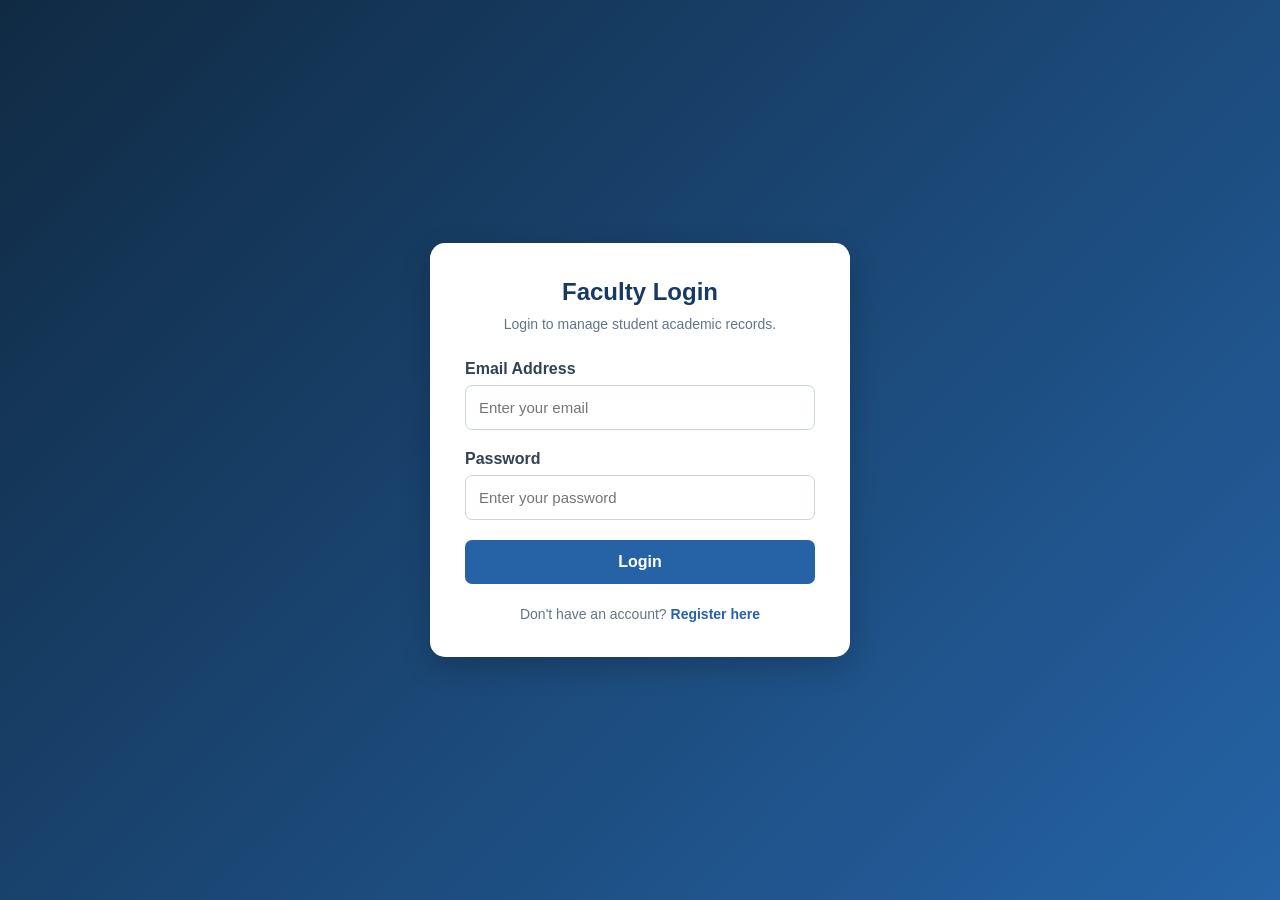
<file: public/faculty-login.html>
<!DOCTYPE html>
<html lang="en">

<head>
    <meta charset="UTF-8">
    <meta name="viewport" content="width=device-width, initial-scale=1.0">
    <title>Faculty Login</title>

    <style>
        * {
            box-sizing: border-box;
            margin: 0;
            padding: 0;
            font-family: Arial, sans-serif;
        }

        body {
            min-height: 100vh;
            display: flex;
            justify-content: center;
            align-items: center;
            background: linear-gradient(135deg, #102a43, #2563a6);
            padding: 20px;
        }

        .login-card {
            width: 100%;
            max-width: 420px;
            background: white;
            padding: 35px;
            border-radius: 15px;
            box-shadow: 0 10px 30px rgba(0, 0, 0, 0.2);
        }

        h2 {
            text-align: center;
            color: #163a63;
            margin-bottom: 10px;
        }

        .subtitle {
            text-align: center;
            color: #64748b;
            margin-bottom: 28px;
            font-size: 14px;
        }

        label {
            display: block;
            margin-bottom: 7px;
            font-weight: bold;
            color: #334155;
        }

        input {
            width: 100%;
            padding: 13px;
            border: 1px solid #cbd5e1;
            border-radius: 7px;
            margin-bottom: 20px;
            font-size: 15px;
        }

        input:focus {
            outline: none;
            border-color: #2563a6;
        }

        button {
            width: 100%;
            padding: 13px;
            background: #2563a6;
            color: white;
            border: none;
            border-radius: 7px;
            font-size: 16px;
            font-weight: bold;
            cursor: pointer;
        }

        button:hover {
            background: #163a63;
        }

        button:disabled {
            opacity: 0.6;
            cursor: not-allowed;
        }

        #message {
            margin-top: 15px;
            text-align: center;
            font-size: 14px;
        }

        .register-link {
            text-align: center;
            margin-top: 22px;
            color: #64748b;
            font-size: 14px;
        }

        .register-link a {
            color: #2563a6;
            font-weight: bold;
            text-decoration: none;
        }
    </style>
</head>

<body>

    <div class="login-card">

        <h2>Faculty Login</h2>

        <p class="subtitle">
            Login to manage student academic records.
        </p>

        <form id="loginForm">

            <label for="email">Email Address</label>
            <input
                type="email"
                id="email"
                placeholder="Enter your email"
                required
            >

            <label for="password">Password</label>
            <input
                type="password"
                id="password"
                placeholder="Enter your password"
                required
            >

            <button type="submit" id="loginButton">
                Login
            </button>

        </form>

        <p id="message"></p>

        <div class="register-link">
            Don't have an account?
            <a href="faculty-register.html">Register here</a>
        </div>

    </div>

    <script>
        const loginForm = document.getElementById("loginForm");
        const message = document.getElementById("message");
        const loginButton = document.getElementById("loginButton");

        loginForm.addEventListener("submit", async function(event) {

            event.preventDefault();

            const email = document.getElementById("email").value.trim();
            const password = document.getElementById("password").value;

            loginButton.disabled = true;
            loginButton.textContent = "Logging in...";

            try {

                const response = await fetch("/api/faculty/login", {
                    method: "POST",
                    headers: {
                        "Content-Type": "application/json"
                    },
                    body: JSON.stringify({
                        email: email,
                        password: password
                    })
                });

                const result = await response.json();

                if (!response.ok) {
                    throw new Error(
                        result.error || "Invalid email or password."
                    );
                }

                message.style.color = "green";
                message.textContent = "Login successful!";

                setTimeout(function() {
                    window.location.href = "index.html";
                }, 1000);

            } catch (error) {

                message.style.color = "red";
                message.textContent = error.message;

            } finally {

                loginButton.disabled = false;
                loginButton.textContent = "Login";

            }

        });
    </script>

</body>
</html>
</file>
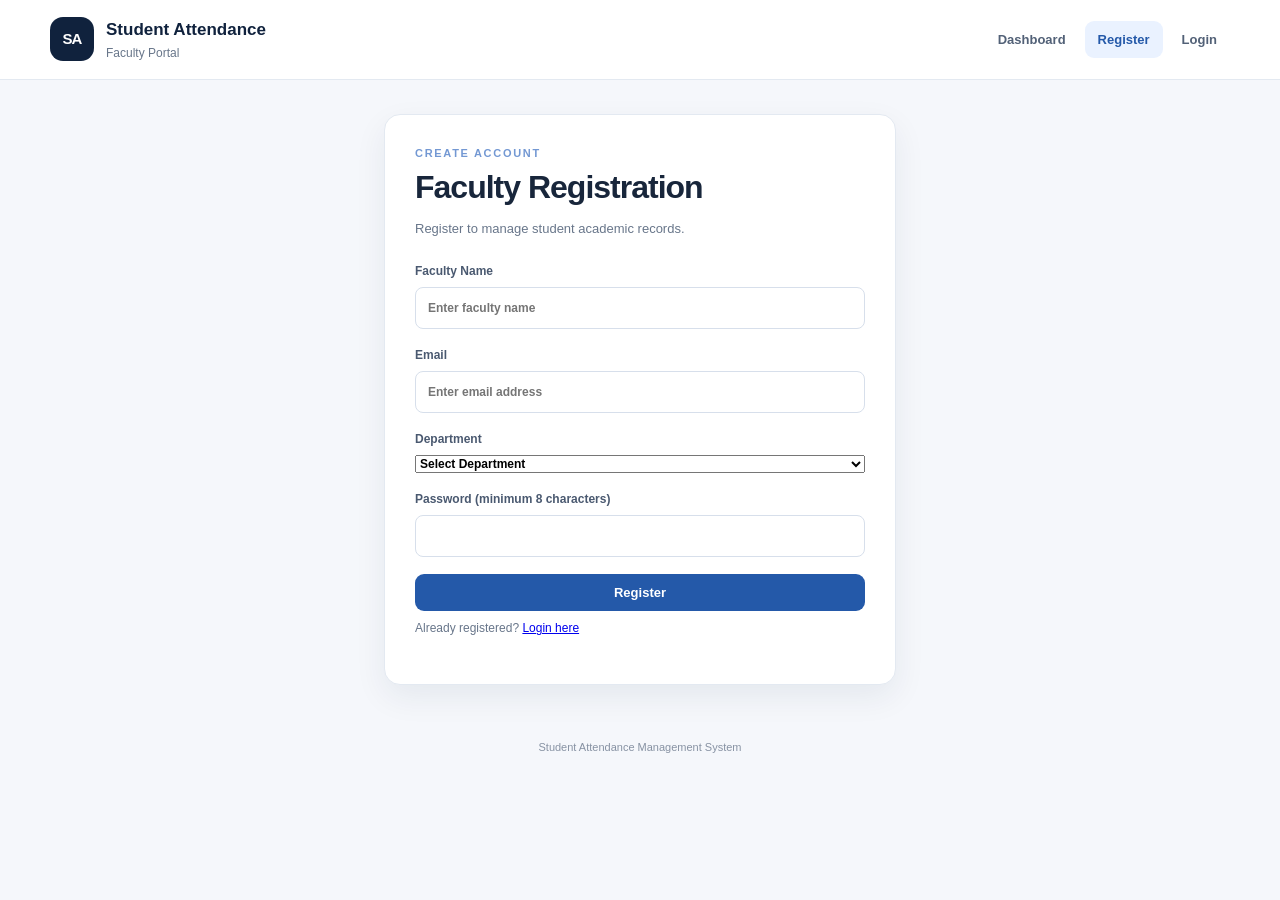
<file: public/faculty-register.html>
<!DOCTYPE html>
<html lang="en">
<head>
    <meta charset="UTF-8">
    <meta name="viewport" content="width=device-width, initial-scale=1.0">
    <title>Faculty Registration</title>
    <link rel="stylesheet" href="style.css">
</head>
<body>

<header class="topbar">
    <div>
        <span class="brand-mark">SA</span>
        <div>
            <h1>Student Attendance</h1>
            <p>Faculty Portal</p>
        </div>
    </div>

    <nav>
        <a href="index.html">Dashboard</a>
        <a class="active" href="faculty-register.html">Register</a>
        <a href="faculty-login.html">Login</a>
    </nav>
</header>

<main class="container login-container">
    <section class="panel login-panel">

        <div class="page-title">
            <div>
                <p class="eyebrow">CREATE ACCOUNT</p>
                <h2>Faculty Registration</h2>
                <p>Register to manage student academic records.</p>
            </div>
        </div>

        <form id="registerForm" class="login-form">

            <label>
                Faculty Name
                <input type="text" id="name"
                       placeholder="Enter faculty name" required>
            </label>

            <label>
                Email
                <input type="email" id="email"
                       placeholder="Enter email address" required>
            </label>

            <label>
                Department
                <select id="department" required>
                    <option value="">Select Department</option>
                    <option value="CSE">CSE</option>
                    <option value="AI&ML">AI & ML</option>
                    <option value="ECE">ECE</option>
                    <option value="EEE">EEE</option>
                    <option value="IT">IT</option>
                    <option value="MECH">MECH</option>
                    <option value="CIVIL">CIVIL</option>
                </select>
            </label>

            <label>
                Password (minimum 8 characters)
                <input type="password" id="password"
                       minlength="8" required>
            </label>

            <button class="button primary" type="submit">
                Register
            </button>

        </form>

        <p id="message" class="message" role="status"></p>

        <p class="hint">
            Already registered?
            <a href="faculty-login.html">Login here</a>
        </p>

    </section>
</main>

<footer>
    Student Attendance Management System
</footer>

<script src="faculty-register.js"></script>
</body>
</html>
</file>
<file: public/style.css>
:root{--navy:#10223d;--blue:#2459a9;--sky:#eaf2ff;--ink:#18263b;--muted:#68768a;--line:#e3e9f1;--bg:#f5f7fb;--white:#fff;--green:#147d54;--red:#b42318;--shadow:0 12px 32px rgba(20,42,75,.07)}*{box-sizing:border-box}body{margin:0;background:var(--bg);color:var(--ink);font:15px/1.5 Inter,Segoe UI,Arial,sans-serif}.topbar{background:var(--white);border-bottom:1px solid var(--line);padding:17px max(24px,calc((100% - 1180px)/2));display:flex;align-items:center;justify-content:space-between;gap:24px;flex-wrap:wrap}.topbar>div{display:flex;align-items:center;gap:12px}.brand-mark{display:grid;place-items:center;width:44px;height:44px;background:var(--navy);color:white;border-radius:13px;font-weight:800;letter-spacing:-1px}.topbar h1{font-size:17px;margin:0;color:var(--navy)}.topbar p{font-size:12px;color:var(--muted);margin:1px 0 0}.topbar nav{display:flex;gap:6px;flex-wrap:wrap}.topbar nav a{padding:9px 13px;border-radius:9px;text-decoration:none;color:#526177;font-size:13px;font-weight:650}.topbar nav a:hover,.topbar nav a.active{background:var(--sky);color:var(--blue)}.container{max-width:1180px;margin:34px auto;padding:0 24px}.hero{background:linear-gradient(115deg,#10223d,#1d477c);border-radius:22px;color:white;padding:42px 46px;display:flex;justify-content:space-between;align-items:center;gap:24px;min-height:290px;overflow:hidden}.hero>div:first-child{max-width:610px}.eyebrow{font-size:11px;font-weight:800;letter-spacing:1.7px;color:#7398d3;margin:0 0 8px}.hero .eyebrow{color:#a9c9ff}.hero h2,.page-title h2{font-size:clamp(28px,4vw,40px);letter-spacing:-1px;line-height:1.15;margin:0 0 13px}.hero p:not(.eyebrow){color:#d5e2f4;max-width:570px}.hero-actions{display:flex;gap:10px;margin-top:24px;flex-wrap:wrap}.button{border:0;border-radius:9px;padding:11px 16px;font-weight:700;font-size:13px;cursor:pointer;text-decoration:none;display:inline-flex;align-items:center;justify-content:center;transition:transform .15s,opacity .15s}.button:hover{transform:translateY(-1px)}.primary{background:var(--blue);color:white}.hero .primary{background:white;color:var(--navy)}.secondary{background:#edf2f8;color:#34455f}.hero .secondary{background:#294b78;color:white}.hero-art{position:relative;min-width:270px;height:180px}.art-card{position:absolute;top:8px;right:35px;width:205px;background:white;color:var(--ink);padding:20px;border-radius:16px;box-shadow:0 20px 40px #06172c55;transform:rotate(-5deg)}.art-card span{display:grid;place-items:center;width:37px;height:37px;border-radius:11px;background:#e3f8ef;color:#16815b;font-size:23px;margin-bottom:13px}.art-card strong,.art-card small{display:block}.art-card small{color:var(--muted);margin-top:4px;font-size:11px}.art-card.second{top:95px;right:0;transform:rotate(5deg);padding:14px 17px}.art-card.second span{margin-bottom:7px}.stats{display:grid;grid-template-columns:repeat(3,1fr);gap:17px;margin:22px 0}.stat-card,.panel{background:white;border:1px solid var(--line);border-radius:16px;box-shadow:var(--shadow)}.stat-card{padding:22px}.stat-card span,.stat-card small{display:block;color:var(--muted);font-size:13px}.stat-card strong{display:block;font-size:30px;color:var(--navy);margin:8px 0 2px}.panel{padding:24px;margin:22px 0}.panel-heading{display:flex;align-items:center;justify-content:space-between;gap:15px;margin-bottom:19px}.panel-heading h3{margin:0;font-size:18px}.panel-heading p,.page-title p:not(.eyebrow){margin:4px 0 0;color:var(--muted);font-size:13px}.quick-grid{display:grid;grid-template-columns:repeat(3,1fr);gap:13px}.quick-link{display:flex;align-items:center;gap:13px;padding:17px;border:1px solid var(--line);border-radius:12px;text-decoration:none;color:inherit}.quick-link>span{font-size:12px;color:var(--blue);background:var(--sky);padding:8px;border-radius:8px;font-weight:800}.quick-link div{flex:1}.quick-link strong,.quick-link small{display:block}.quick-link small{font-size:12px;color:var(--muted);margin-top:3px}.quick-link>b{color:var(--blue)}.page-title{display:flex;justify-content:space-between;align-items:center;margin-bottom:24px}.page-title h2{font-size:32px}.form-grid{display:grid;grid-template-columns:1fr 1.3fr 1.3fr auto;gap:14px;align-items:end}label{display:flex;flex-direction:column;gap:7px;color:#4a5970;font-size:12px;font-weight:700}input,select{font:inherit}input:not([type=checkbox]){width:100%;min-height:42px;padding:10px 12px;border:1px solid #d7dfeb;border-radius:8px;background:white;color:var(--ink);outline:none}input:focus,select:focus{border-color:#6e99df;box-shadow:0 0 0 3px #dce9ff}.form-actions,.toolbar-actions{display:flex;gap:8px;align-items:center;flex-wrap:wrap}.hidden{display:none!important}.table-wrap{width:100%;overflow-x:auto}table{border-collapse:collapse;width:100%;min-width:650px}th{text-align:left;font-size:11px;letter-spacing:.5px;text-transform:uppercase;color:#6a7890;background:#f7f9fc}td,th{padding:13px 14px;border-bottom:1px solid var(--line);white-space:nowrap}td{font-size:13px}tbody tr:hover{background:#fbfcff}.text-button{background:transparent;border:0;color:var(--blue);font-weight:700;cursor:pointer;margin-right:10px}.danger-text{color:var(--red)}.search{max-width:240px}.toolbar{display:flex;align-items:end;justify-content:space-between;gap:18px;flex-wrap:wrap;margin-bottom:14px}.toolbar label{min-width:180px}.hint{color:var(--muted);font-size:12px;margin:8px 0 17px}.attendance-table{min-width:850px}.attendance-table td,.attendance-table th{text-align:center;padding:10px 8px}.attendance-table td:nth-child(1),.attendance-table th:nth-child(1),.attendance-table td:nth-child(2),.attendance-table th:nth-child(2){text-align:left}.status-select{min-width:82px;border:1px solid #d8e0eb;border-radius:7px;padding:7px 4px;background:white;font-size:11px}.status-select.present{background:#e5f7ee;color:#126b49;border-color:#b7e5ce}.status-select.absent{background:#fff0ef;color:#a52a25;border-color:#f2c8c4}.message{font-size:13px;min-height:0}.message:empty{display:none}.success{color:var(--green)}.error{color:var(--red)}.empty{text-align:center;color:var(--muted);padding:28px}.badge{display:inline-block;padding:5px 9px;border-radius:20px;font-size:11px;font-weight:700}.badge.warning{background:#fff2d8;color:#8b5c0a}.badge.good{background:#e3f8ee;color:#13734e}.badge.neutral{background:#edf1f6;color:#5e6b7d}.percentage-pill{font-weight:800;color:var(--navy)}footer{text-align:center;color:#8792a3;font-size:11px;padding:20px 15px 30px}@media(max-width:850px){.hero{padding:30px}.hero-art{min-width:210px;transform:scale(.85);transform-origin:right center}.form-grid{grid-template-columns:1fr 1fr}.form-actions{grid-column:1/-1}.quick-grid{grid-template-columns:1fr}.topbar{padding:15px 20px}}@media(max-width:600px){.container{padding:0 14px;margin:22px auto}.topbar{align-items:flex-start}.topbar nav{width:100%}.topbar nav a{padding:8px}.hero{padding:26px 22px}.hero-art{display:none}.stats{grid-template-columns:1fr}.stat-card{padding:17px}.panel{padding:16px}.form-grid{grid-template-columns:1fr}.form-actions{grid-column:auto}.panel-heading{align-items:flex-start;flex-direction:column}.search{max-width:none}.toolbar{align-items:stretch}.toolbar-actions .button{flex:1}.page-title h2{font-size:28px}}

/* Faculty login, marks entry and branch filters */
.student-filters{display:flex;gap:10px;align-items:center;flex-wrap:wrap}
.student-filters select,.filter-label select,.marks-grid select{min-height:42px;padding:9px 12px;border:1px solid #d7dfeb;border-radius:8px;background:#fff;color:var(--ink);font:inherit}
.student-filters select{min-width:190px}
.login-container{max-width:560px}
.login-panel{padding:30px}
.login-form{display:grid;gap:17px}
.login-form .button{width:100%}
.marks-grid{grid-template-columns:repeat(3,minmax(0,1fr))}
.filter-label{min-width:190px}
.filter-label select{width:100%;margin-top:7px}
@media(max-width:850px){.marks-grid{grid-template-columns:1fr 1fr}}
@media(max-width:600px){.marks-grid{grid-template-columns:1fr}.student-filters,.student-filters select,.student-filters input{width:100%}}
</file>
